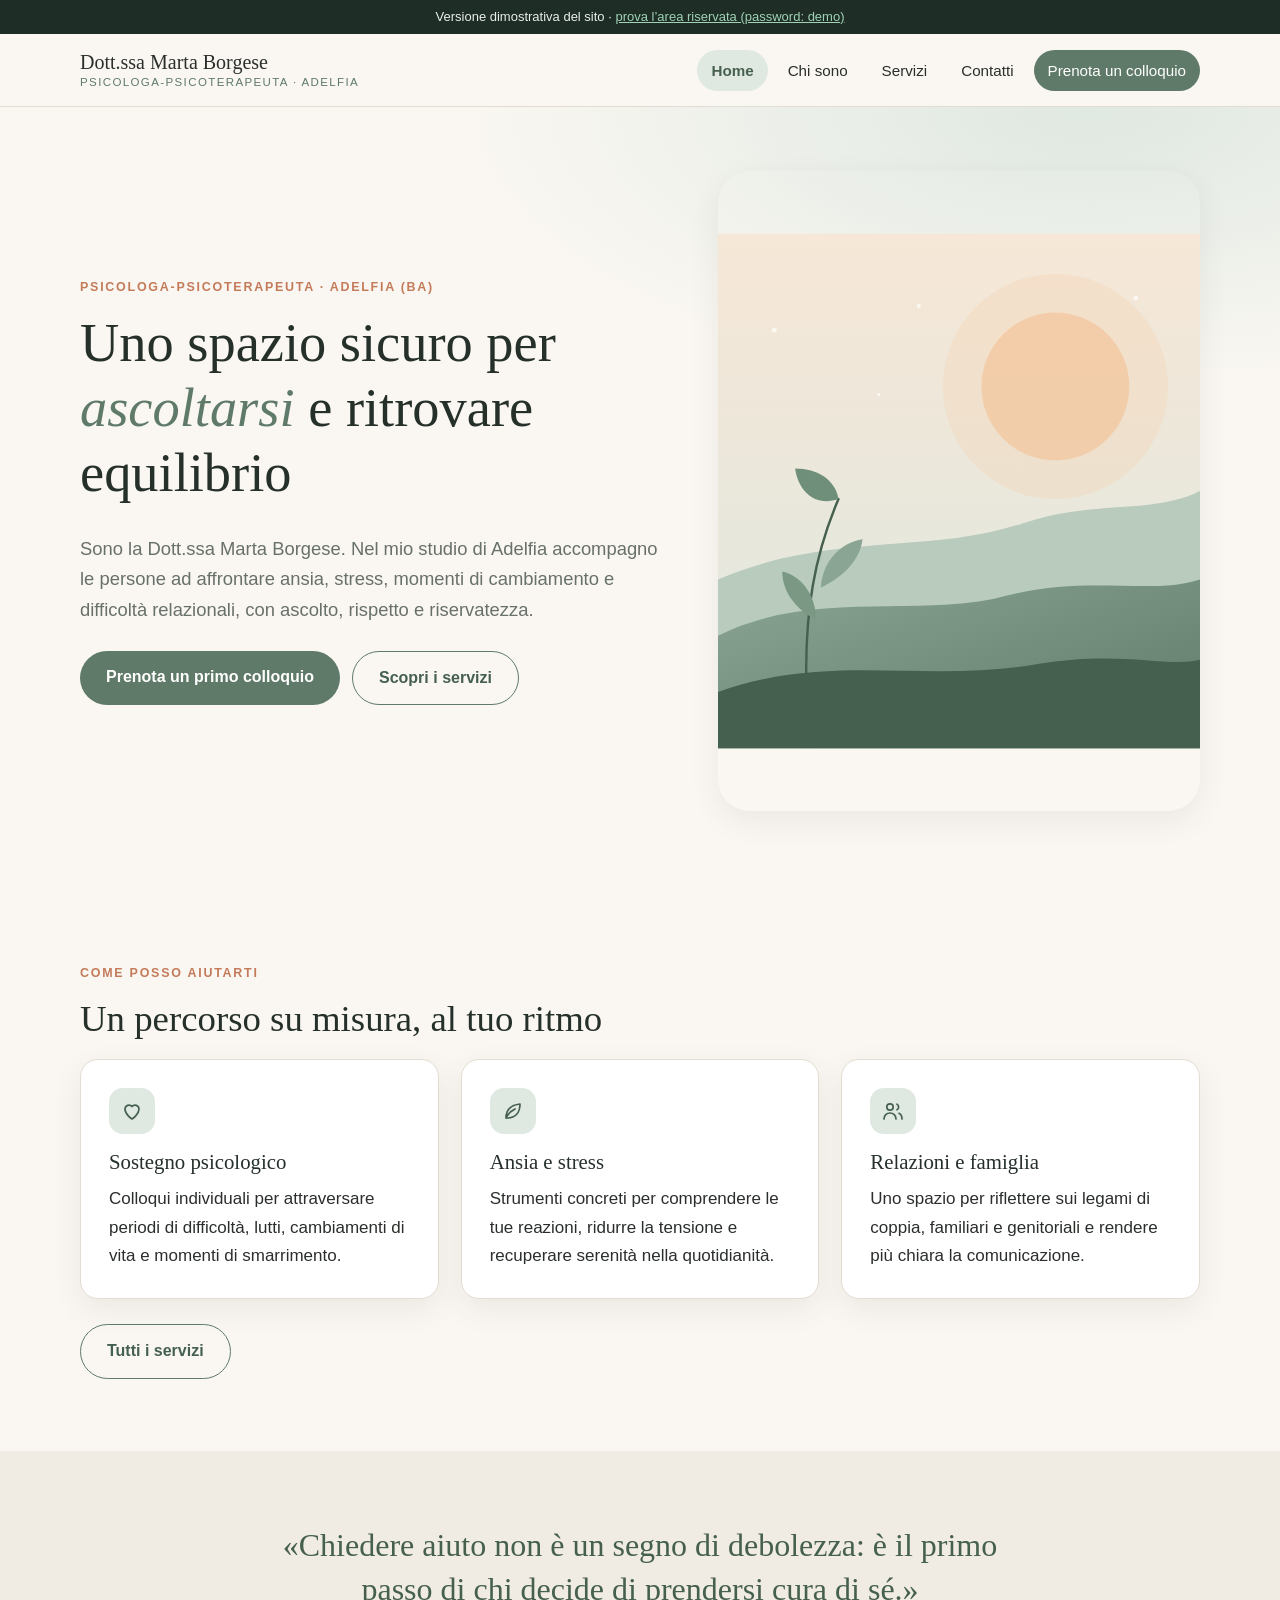
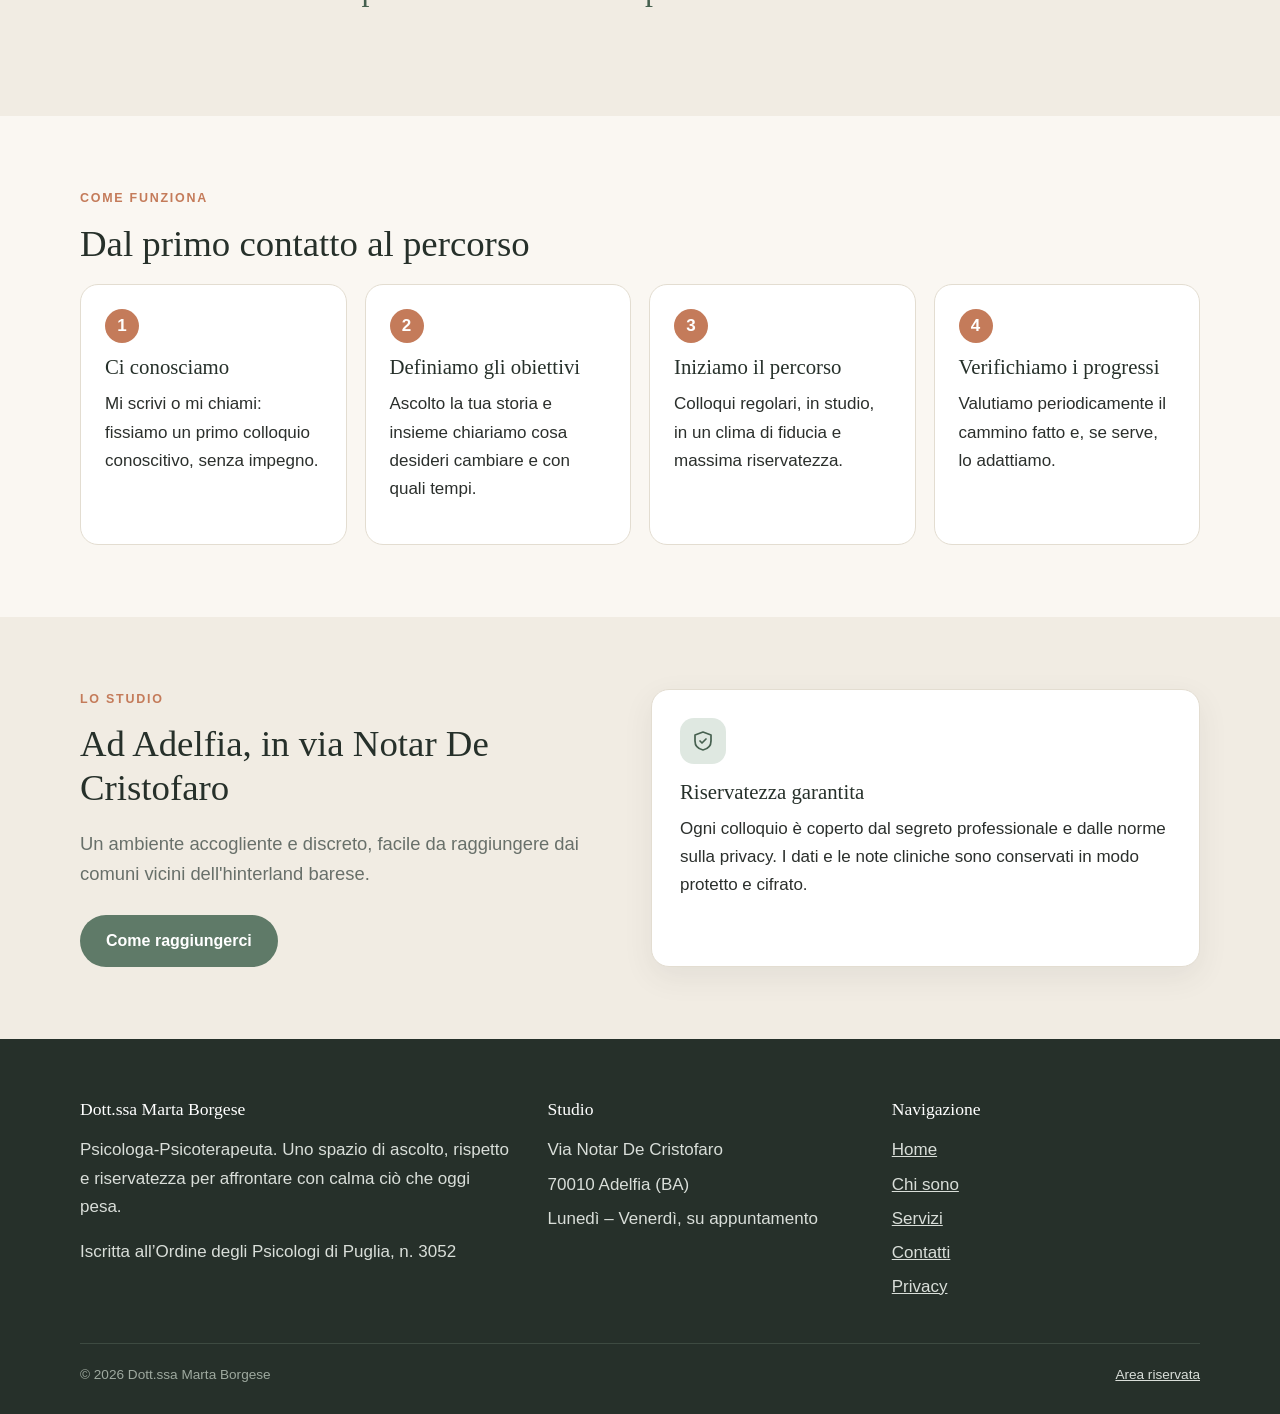
<file: index.html>
<!doctype html>
<html lang="it">
<head>
<meta name="robots" content="noindex,nofollow">
<meta charset="utf-8">
<meta name="viewport" content="width=device-width,initial-scale=1">
<title>Dott.ssa Marta Borgese · Psicologa-Psicoterapeuta ad Adelfia</title>
<meta name="description" content="Studio di Psicologia ad Adelfia (BA), in via Notar De Cristofaro. Sostegno psicologico individuale, ansia, stress, relazioni e crescita personale.">
<link rel="stylesheet" href="css/style.css">
</head>
<body data-page="home">
<a class="skip" href="#main">Vai al contenuto</a>
<div id="site-header"></div>
<main id="main">
<section class="hero"><div class="wrap">
  <div>
    <p class="eyebrow">Psicologa-Psicoterapeuta · Adelfia (BA)</p>
    <h1>Uno spazio sicuro per <em>ascoltarsi</em> e ritrovare equilibrio</h1>
    <p class="lead">Sono la Dott.ssa Marta Borgese. Nel mio studio di Adelfia accompagno le persone ad affrontare ansia, stress, momenti di cambiamento e difficoltà relazionali, con ascolto, rispetto e riservatezza.</p>
    <div class="btns"><a class="btn" href="contatti.html#richiesta">Prenota un primo colloquio</a><a class="btn ghost" href="servizi.html">Scopri i servizi</a></div>
  </div>
  <div class="hero-art"><img src="assets/hero.svg" alt="Illustrazione di colline e luce morbida" width="600" height="640"></div>
</div></section>

<section><div class="wrap">
  <p class="eyebrow">Come posso aiutarti</p>
  <h2>Un percorso su misura, al tuo ritmo</h2>
  <div class="grid g3">
    <article class="card"><div class="ico"><svg aria-hidden="true"><use href="assets/icons.svg#heart"/></svg></div><h3>Sostegno psicologico</h3><p>Colloqui individuali per attraversare periodi di difficoltà, lutti, cambiamenti di vita e momenti di smarrimento.</p></article>
    <article class="card"><div class="ico"><svg aria-hidden="true"><use href="assets/icons.svg#leaf"/></svg></div><h3>Ansia e stress</h3><p>Strumenti concreti per comprendere le tue reazioni, ridurre la tensione e recuperare serenità nella quotidianità.</p></article>
    <article class="card"><div class="ico"><svg aria-hidden="true"><use href="assets/icons.svg#users"/></svg></div><h3>Relazioni e famiglia</h3><p>Uno spazio per riflettere sui legami di coppia, familiari e genitoriali e rendere più chiara la comunicazione.</p></article>
  </div>
  <div class="btns"><a class="btn ghost" href="servizi.html">Tutti i servizi</a></div>
</div></section>

<section class="alt"><div class="narrow">
  <p class="quote">«Chiedere aiuto non è un segno di debolezza: è il primo passo di chi decide di prendersi cura di sé.»</p>
</div></section>

<section><div class="wrap">
  <p class="eyebrow">Come funziona</p>
  <h2>Dal primo contatto al percorso</h2>
  <ol class="steps">
    <li><h3>Ci conosciamo</h3><p>Mi scrivi o mi chiami: fissiamo un primo colloquio conoscitivo, senza impegno.</p></li>
    <li><h3>Definiamo gli obiettivi</h3><p>Ascolto la tua storia e insieme chiariamo cosa desideri cambiare e con quali tempi.</p></li>
    <li><h3>Iniziamo il percorso</h3><p>Colloqui regolari, in studio, in un clima di fiducia e massima riservatezza.</p></li>
    <li><h3>Verifichiamo i progressi</h3><p>Valutiamo periodicamente il cammino fatto e, se serve, lo adattiamo.</p></li>
  </ol>
</div></section>

<section class="alt"><div class="wrap grid g2">
  <div><p class="eyebrow">Lo studio</p><h2>Ad Adelfia, in via Notar De Cristofaro</h2><p class="lead">Un ambiente accogliente e discreto, facile da raggiungere dai comuni vicini dell'hinterland barese.</p><div class="btns"><a class="btn" href="contatti.html">Come raggiungerci</a></div></div>
  <div class="card"><div class="ico"><svg aria-hidden="true"><use href="assets/icons.svg#shield"/></svg></div><h3>Riservatezza garantita</h3><p>Ogni colloquio è coperto dal segreto professionale e dalle norme sulla privacy. I dati e le note cliniche sono conservati in modo protetto e cifrato.</p></div>
</div></section>
</main>
<div id="site-footer"></div>
<script src="js/demo.js"></script>
<script src="js/config.js"></script>
<script src="js/main.js"></script>
</body>
</html>
</file>
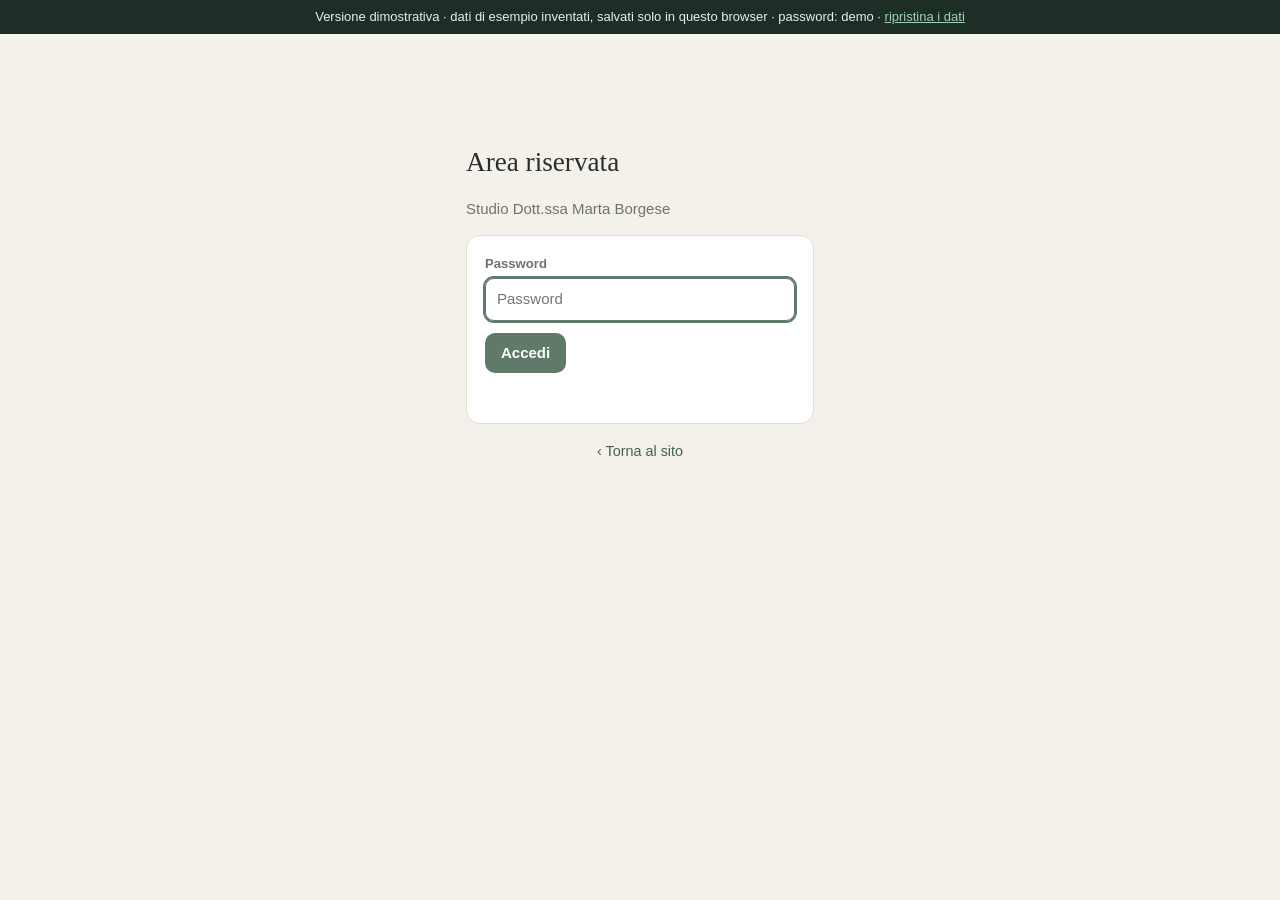
<file: area-riservata/index.html>
<!doctype html>
<html lang="it">
<head>
<meta charset="utf-8">
<meta name="viewport" content="width=device-width,initial-scale=1">
<meta name="robots" content="noindex,nofollow">
<title>Area riservata · Studio Borgese</title>
<link rel="stylesheet" href="admin.css">
</head>
<body>
<div id="app"></div>
<script src="../js/demo.js"></script>
<script src="admin.js"></script>
</body>
</html>
</file>
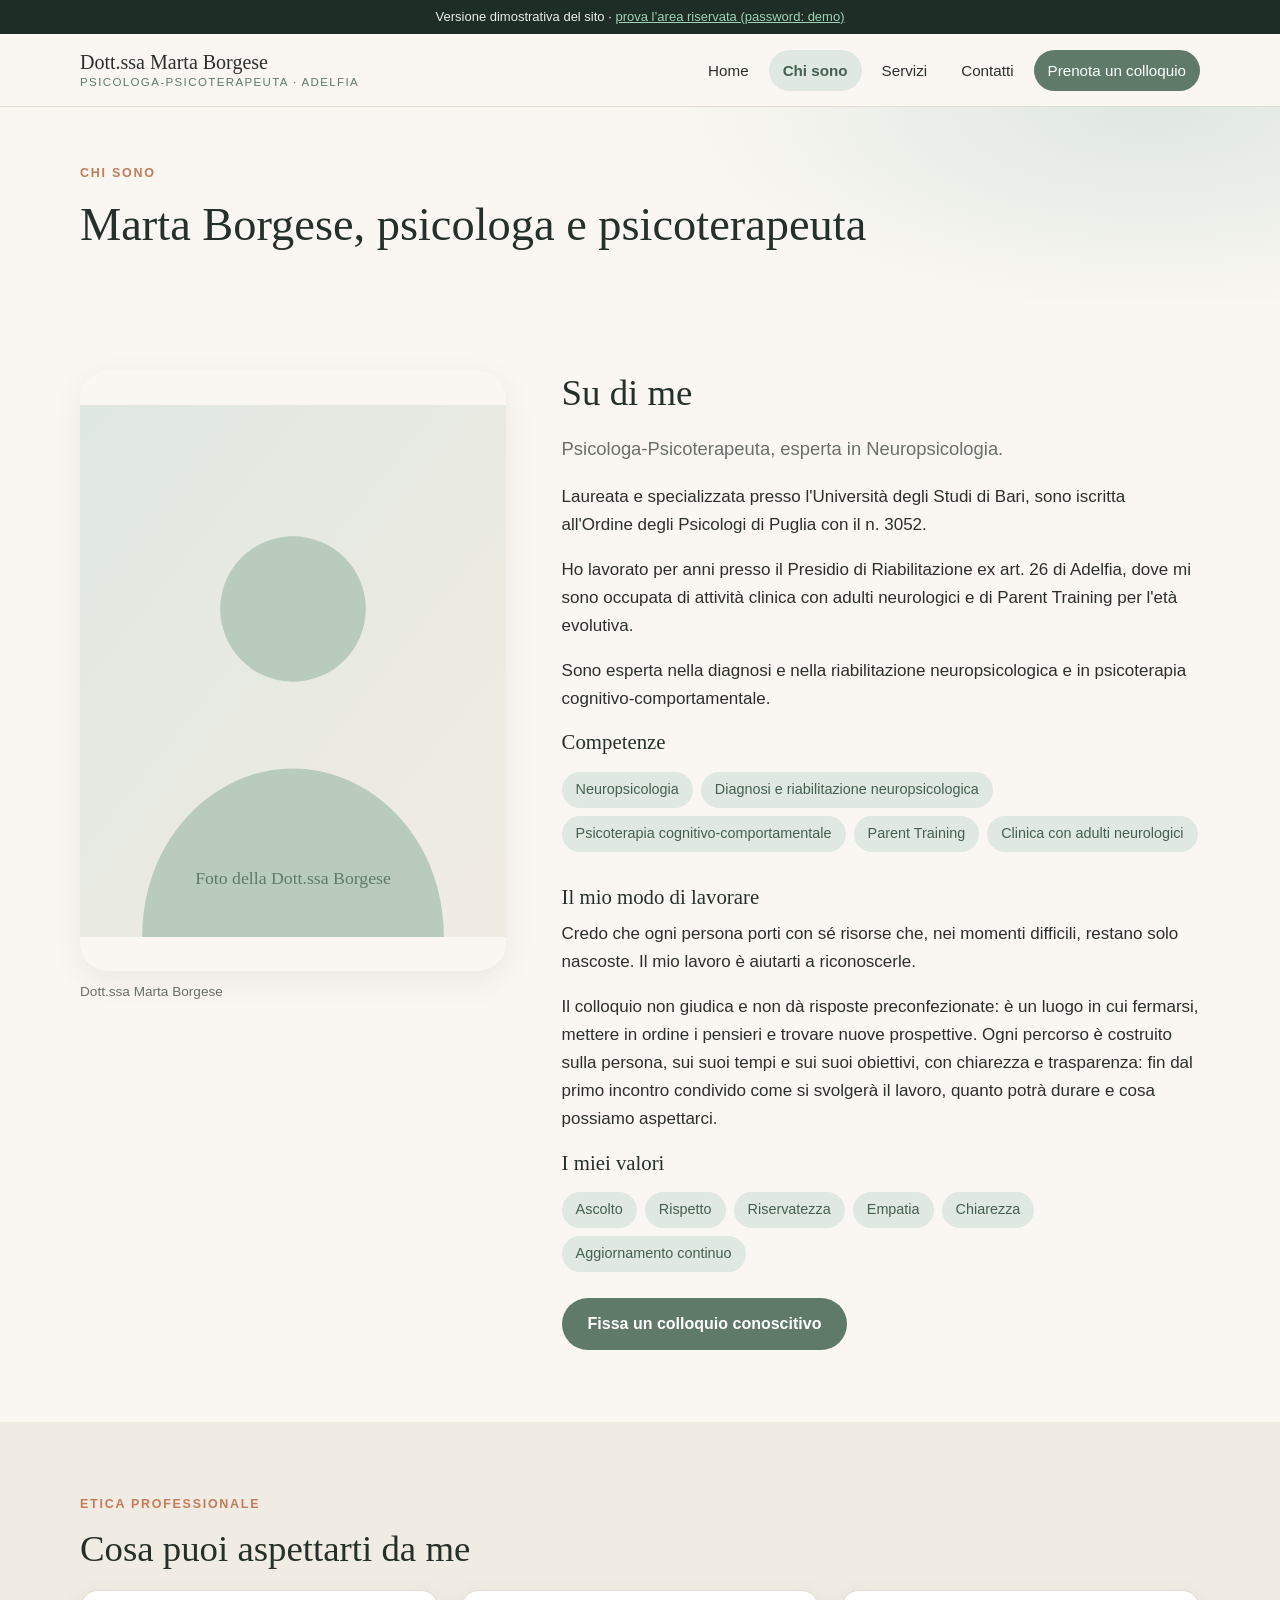
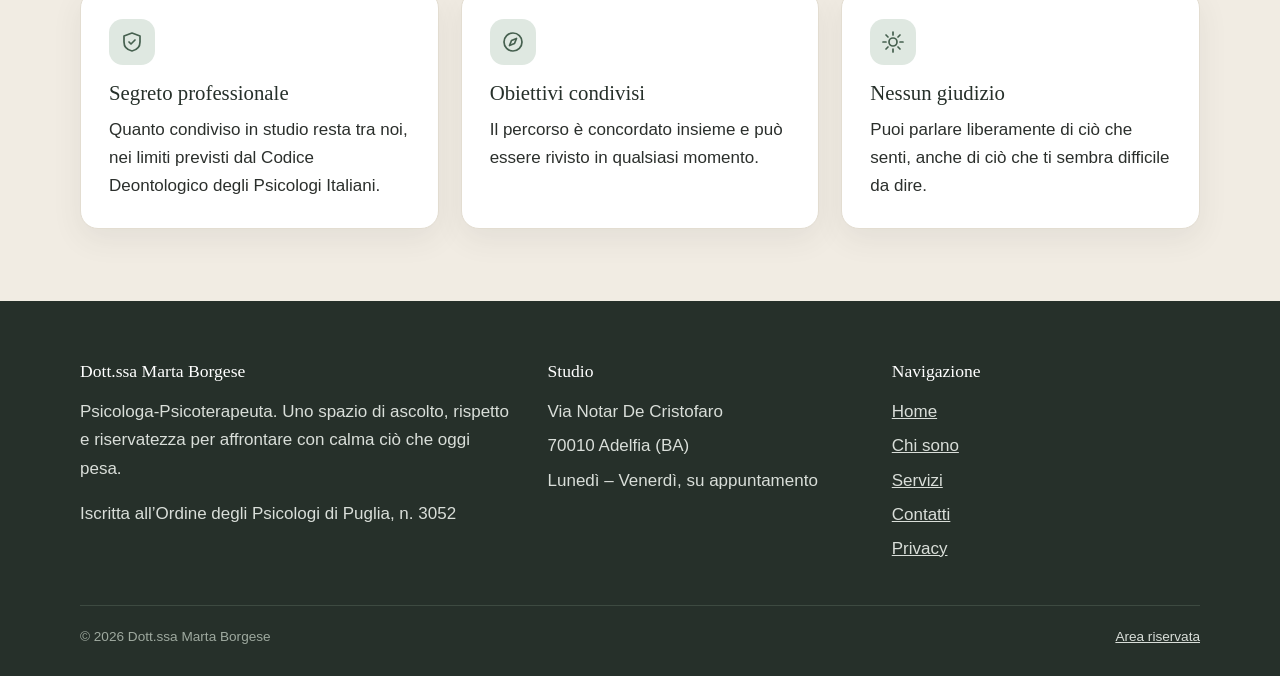
<file: chi-sono.html>
<!doctype html>
<html lang="it">
<head>
<meta name="robots" content="noindex,nofollow">
<meta charset="utf-8">
<meta name="viewport" content="width=device-width,initial-scale=1">
<title>Chi sono · Dott.ssa Marta Borgese, Psicologa-Psicoterapeuta ad Adelfia</title>
<meta name="description" content="Dott.ssa Marta Borgese, psicologa-psicoterapeuta esperta in neuropsicologia: diagnosi e riabilitazione neuropsicologica, psicoterapia cognitivo-comportamentale, parent training. Studio ad Adelfia (BA).">
<link rel="stylesheet" href="css/style.css">
</head>
<body data-page="chi-sono">
<a class="skip" href="#main">Vai al contenuto</a>
<div id="site-header"></div>
<main id="main">
<div class="page-head"><div class="wrap"><p class="eyebrow">Chi sono</p><h1>Marta Borgese, psicologa e psicoterapeuta</h1></div></div>
<section><div class="wrap about">
  <figure><img src="assets/marta-borgese.svg" alt="Dott.ssa Marta Borgese" width="480" height="600"><figcaption>Dott.ssa Marta Borgese</figcaption></figure>
  <div>
    <h2>Su di me</h2>
    <p class="lead">Psicologa-Psicoterapeuta, esperta in Neuropsicologia.</p>
    <p>Laureata e specializzata presso l'Università degli Studi di Bari, sono iscritta all'Ordine degli Psicologi di Puglia con il n. 3052.</p>
    <p>Ho lavorato per anni presso il Presidio di Riabilitazione ex art. 26 di Adelfia, dove mi sono occupata di attività clinica con adulti neurologici e di Parent Training per l'età evolutiva.</p>
    <p>Sono esperta nella diagnosi e nella riabilitazione neuropsicologica e in psicoterapia cognitivo-comportamentale.</p>
    <h3>Competenze</h3>
    <ul class="tags"><li>Neuropsicologia</li><li>Diagnosi e riabilitazione neuropsicologica</li><li>Psicoterapia cognitivo-comportamentale</li><li>Parent Training</li><li>Clinica con adulti neurologici</li></ul>
    <h3 style="margin-top:1.6em">Il mio modo di lavorare</h3>
    <p>Credo che ogni persona porti con sé risorse che, nei momenti difficili, restano solo nascoste. Il mio lavoro è aiutarti a riconoscerle.</p>
    <p>Il colloquio non giudica e non dà risposte preconfezionate: è un luogo in cui fermarsi, mettere in ordine i pensieri e trovare nuove prospettive. Ogni percorso è costruito sulla persona, sui suoi tempi e sui suoi obiettivi, con chiarezza e trasparenza: fin dal primo incontro condivido come si svolgerà il lavoro, quanto potrà durare e cosa possiamo aspettarci.</p>
    <h3>I miei valori</h3>
    <ul class="tags"><li>Ascolto</li><li>Rispetto</li><li>Riservatezza</li><li>Empatia</li><li>Chiarezza</li><li>Aggiornamento continuo</li></ul>
    <div class="btns"><a class="btn" href="contatti.html#richiesta">Fissa un colloquio conoscitivo</a></div>
  </div>
</div></section>
<section class="alt"><div class="wrap">
  <p class="eyebrow">Etica professionale</p><h2>Cosa puoi aspettarti da me</h2>
  <div class="grid g3">
    <div class="card"><div class="ico"><svg aria-hidden="true"><use href="assets/icons.svg#shield"/></svg></div><h3>Segreto professionale</h3><p>Quanto condiviso in studio resta tra noi, nei limiti previsti dal Codice Deontologico degli Psicologi Italiani.</p></div>
    <div class="card"><div class="ico"><svg aria-hidden="true"><use href="assets/icons.svg#compass"/></svg></div><h3>Obiettivi condivisi</h3><p>Il percorso è concordato insieme e può essere rivisto in qualsiasi momento.</p></div>
    <div class="card"><div class="ico"><svg aria-hidden="true"><use href="assets/icons.svg#sun"/></svg></div><h3>Nessun giudizio</h3><p>Puoi parlare liberamente di ciò che senti, anche di ciò che ti sembra difficile da dire.</p></div>
  </div>
</div></section>
</main>
<div id="site-footer"></div>
<script src="js/demo.js"></script>
<script src="js/config.js"></script>
<script src="js/main.js"></script>
</body>
</html>
</file>
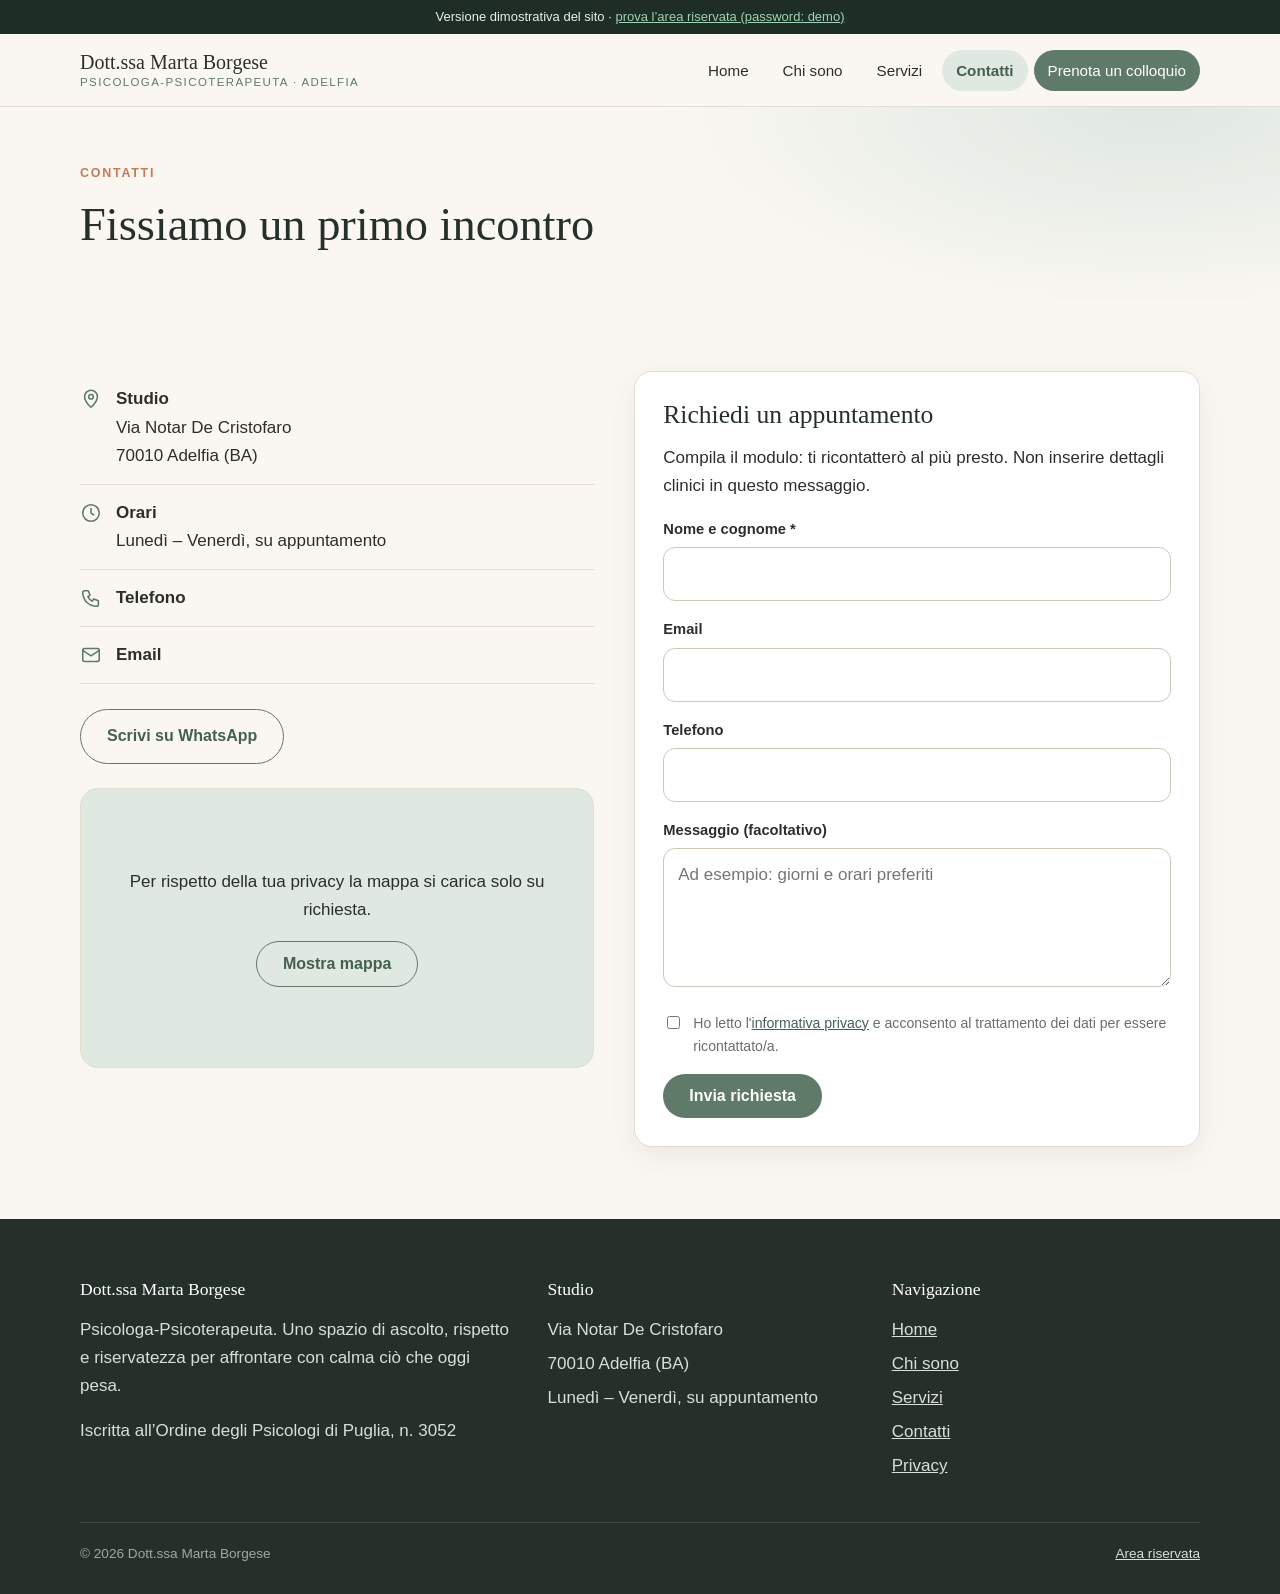
<file: contatti.html>
<!doctype html>
<html lang="it">
<head>
<meta name="robots" content="noindex,nofollow">
<meta charset="utf-8">
<meta name="viewport" content="width=device-width,initial-scale=1">
<title>Contatti · Dott.ssa Marta Borgese, Psicologa-Psicoterapeuta ad Adelfia</title>
<meta name="description" content="Contatta la Dott.ssa Marta Borgese: studio in via Notar De Cristofaro, Adelfia (BA). Richiedi un appuntamento.">
<link rel="stylesheet" href="css/style.css">
</head>
<body data-page="contatti">
<a class="skip" href="#main">Vai al contenuto</a>
<div id="site-header"></div>
<main id="main">
<div class="page-head"><div class="wrap"><p class="eyebrow">Contatti</p><h1>Fissiamo un primo incontro</h1></div></div>
<section><div class="wrap contact">
  <div>
    <ul class="info-list">
      <li><svg aria-hidden="true"><use href="assets/icons.svg#pin"/></svg><div><b>Studio</b>Via Notar De Cristofaro<br>70010 Adelfia (BA)</div></li>
      <li><svg aria-hidden="true"><use href="assets/icons.svg#clock"/></svg><div><b>Orari</b><span data-site="orari"></span></div></li>
      <li data-hide-empty><svg aria-hidden="true"><use href="assets/icons.svg#phone"/></svg><div><b>Telefono</b><a data-site="telefono"></a></div></li>
      <li data-hide-empty><svg aria-hidden="true"><use href="assets/icons.svg#mail"/></svg><div><b>Email</b><a data-site="email"></a></div></li>
    </ul>
    <div class="btns"><a class="btn ghost" data-wa target="_blank" rel="noopener">Scrivi su WhatsApp</a></div>
    <div class="map" style="margin-top:24px"><div><p>Per rispetto della tua privacy la mappa si carica solo su richiesta.</p><button class="btn ghost" id="load-map" type="button">Mostra mappa</button></div></div>
  </div>
  <div class="card" id="richiesta">
    <h2 style="font-size:1.6rem">Richiedi un appuntamento</h2>
    <p>Compila il modulo: ti ricontatterò al più presto. Non inserire dettagli clinici in questo messaggio.</p>
    <form id="richiesta-form" novalidate>
      <div class="field"><label for="nome">Nome e cognome *</label><input id="nome" name="nome" autocomplete="name" required maxlength="100"></div>
      <div class="field"><label for="email">Email</label><input id="email" name="email" type="email" autocomplete="email" maxlength="120"></div>
      <div class="field"><label for="telefono">Telefono</label><input id="telefono" name="telefono" type="tel" autocomplete="tel" maxlength="30"></div>
      <div class="field"><label for="messaggio">Messaggio (facoltativo)</label><textarea id="messaggio" name="messaggio" rows="4" maxlength="1000" placeholder="Ad esempio: giorni e orari preferiti"></textarea></div>
      <input class="hp" name="sito" tabindex="-1" autocomplete="off" aria-hidden="true">
      <div class="field"><label class="check"><input type="checkbox" name="consenso" required><span>Ho letto l'<a href="privacy.html" target="_blank">informativa privacy</a> e acconsento al trattamento dei dati per essere ricontattato/a.</span></label></div>
      <button class="btn" type="submit">Invia richiesta</button>
      <div class="form-msg" role="status"></div>
    </form>
  </div>
</div></section>
</main>
<div id="site-footer"></div>
<script src="js/demo.js"></script>
<script src="js/config.js"></script>
<script src="js/main.js"></script>
</body>
</html>
</file>
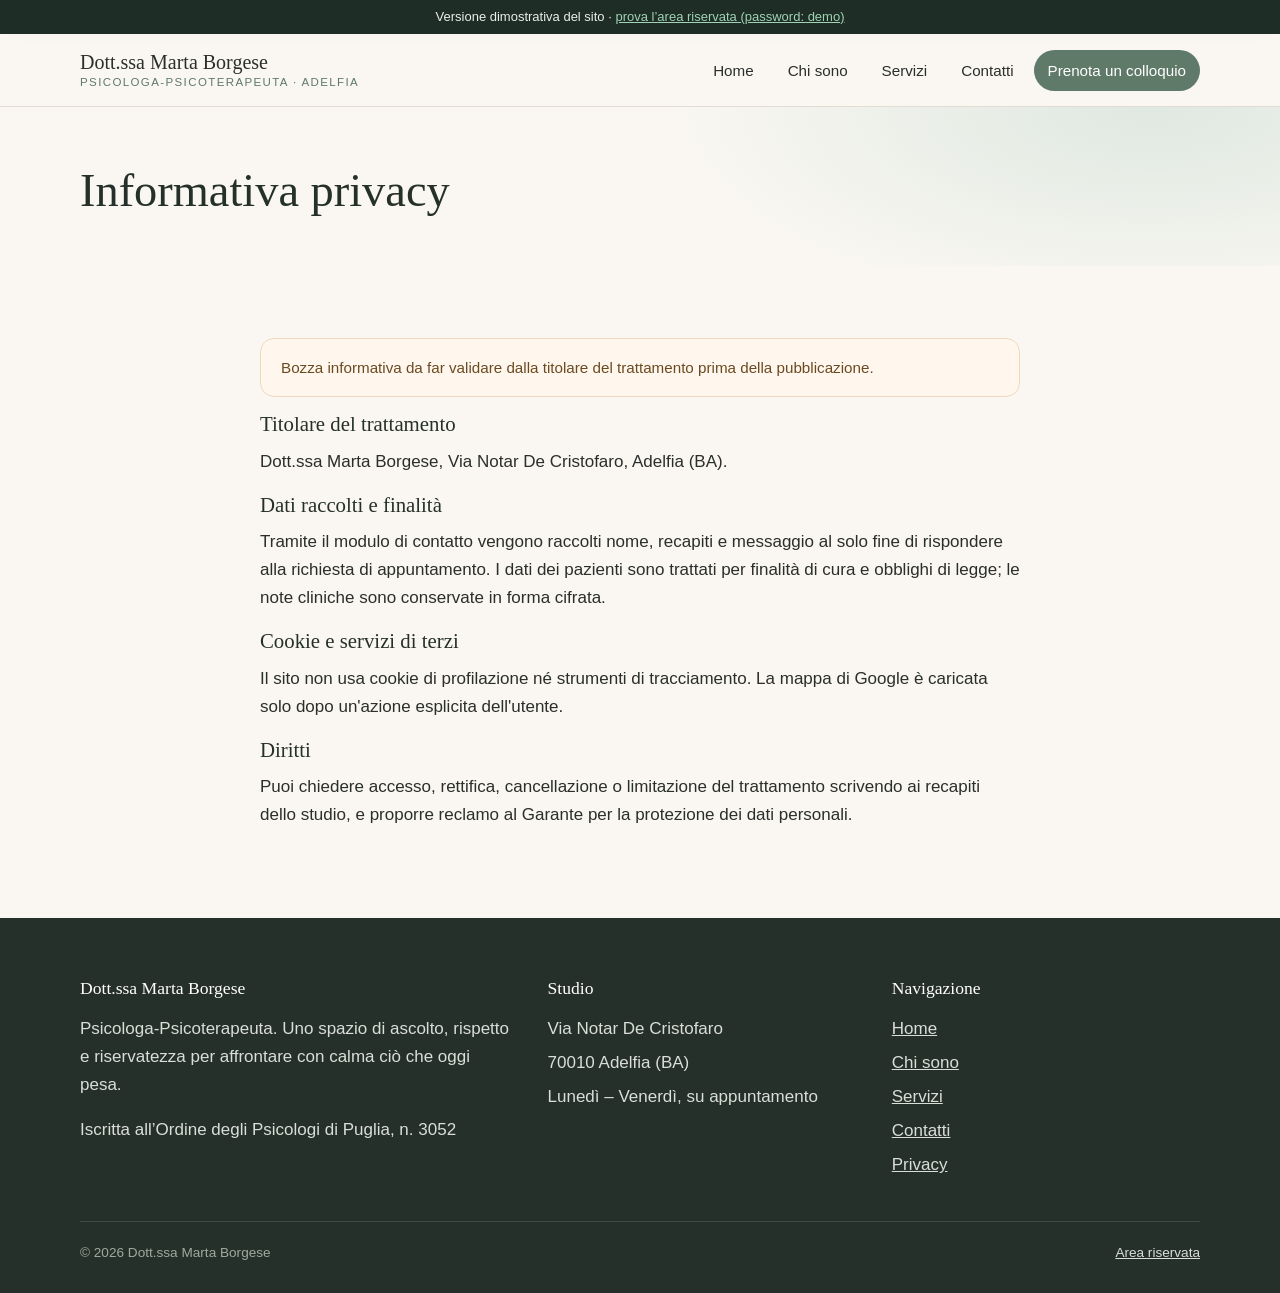
<file: privacy.html>
<!doctype html>
<html lang="it">
<head>
<meta name="robots" content="noindex,nofollow">
<meta charset="utf-8">
<meta name="viewport" content="width=device-width,initial-scale=1">
<title>Informativa privacy · Dott.ssa Marta Borgese</title>
<meta name="description" content="Informativa sul trattamento dei dati personali.">
<link rel="stylesheet" href="css/style.css">
</head>
<body data-page="privacy">
<a class="skip" href="#main">Vai al contenuto</a>
<div id="site-header"></div>
<main id="main">
<div class="page-head"><div class="wrap"><h1>Informativa privacy</h1></div></div>
<section><div class="narrow">
<p class="notice">Bozza informativa da far validare dalla titolare del trattamento prima della pubblicazione.</p>
<h3>Titolare del trattamento</h3><p>Dott.ssa Marta Borgese, Via Notar De Cristofaro, Adelfia (BA).</p>
<h3>Dati raccolti e finalità</h3><p>Tramite il modulo di contatto vengono raccolti nome, recapiti e messaggio al solo fine di rispondere alla richiesta di appuntamento. I dati dei pazienti sono trattati per finalità di cura e obblighi di legge; le note cliniche sono conservate in forma cifrata.</p>
<h3>Cookie e servizi di terzi</h3><p>Il sito non usa cookie di profilazione né strumenti di tracciamento. La mappa di Google è caricata solo dopo un'azione esplicita dell'utente.</p>
<h3>Diritti</h3><p>Puoi chiedere accesso, rettifica, cancellazione o limitazione del trattamento scrivendo ai recapiti dello studio, e proporre reclamo al Garante per la protezione dei dati personali.</p>
</div></section>
</main>
<div id="site-footer"></div>
<script src="js/demo.js"></script>
<script src="js/config.js"></script>
<script src="js/main.js"></script>
</body>
</html>
</file>
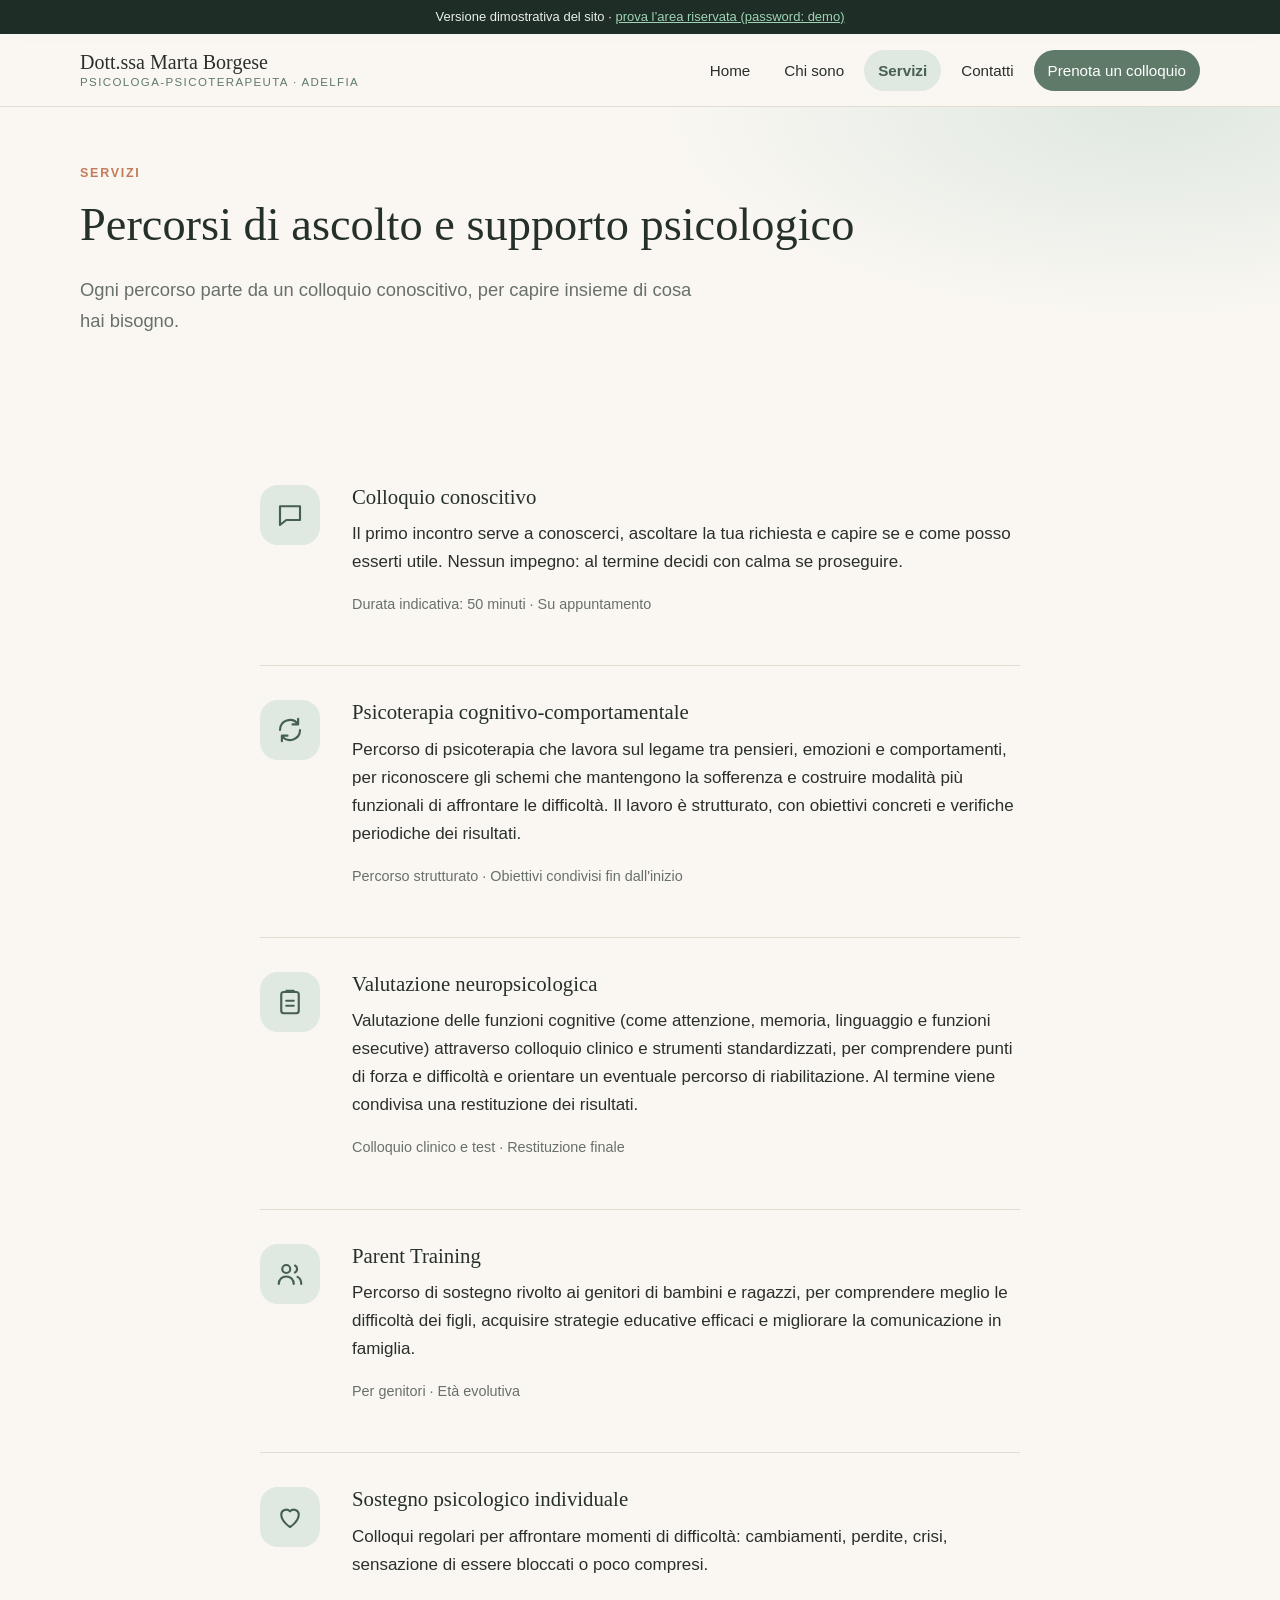
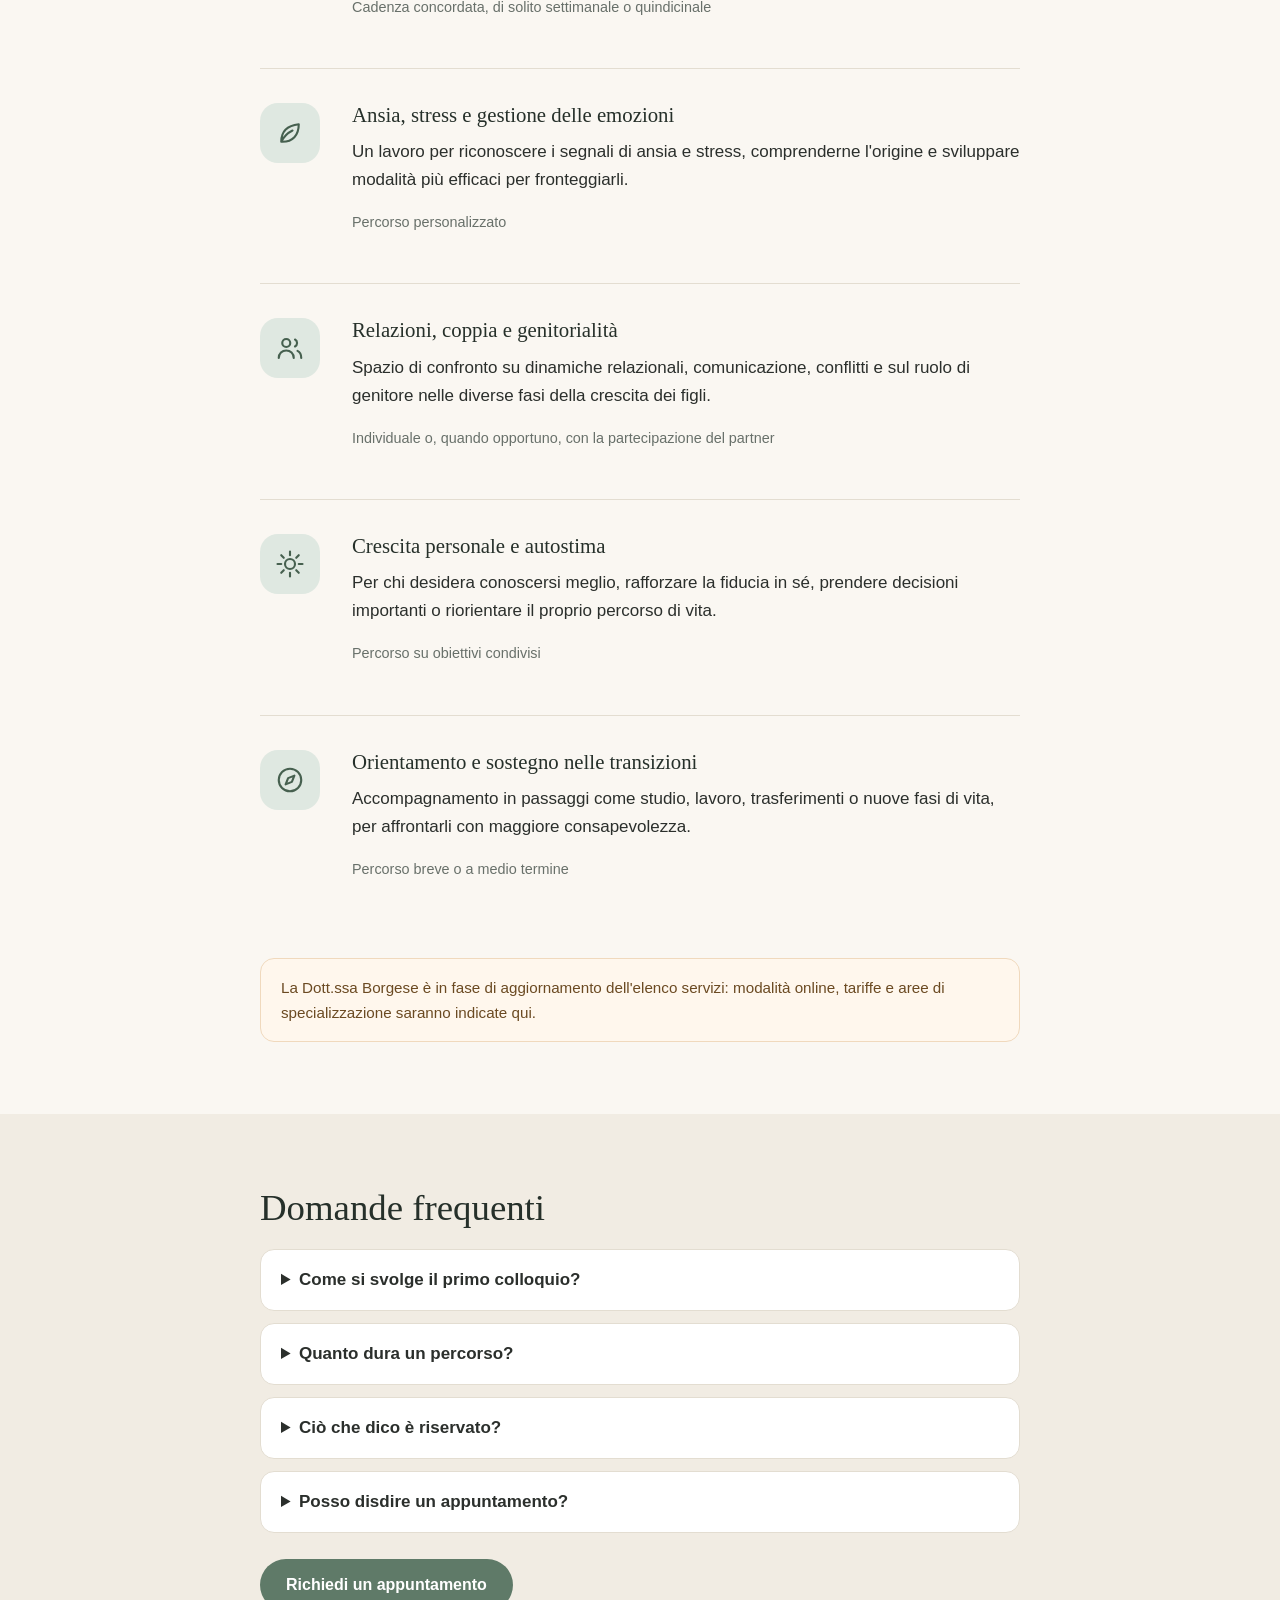
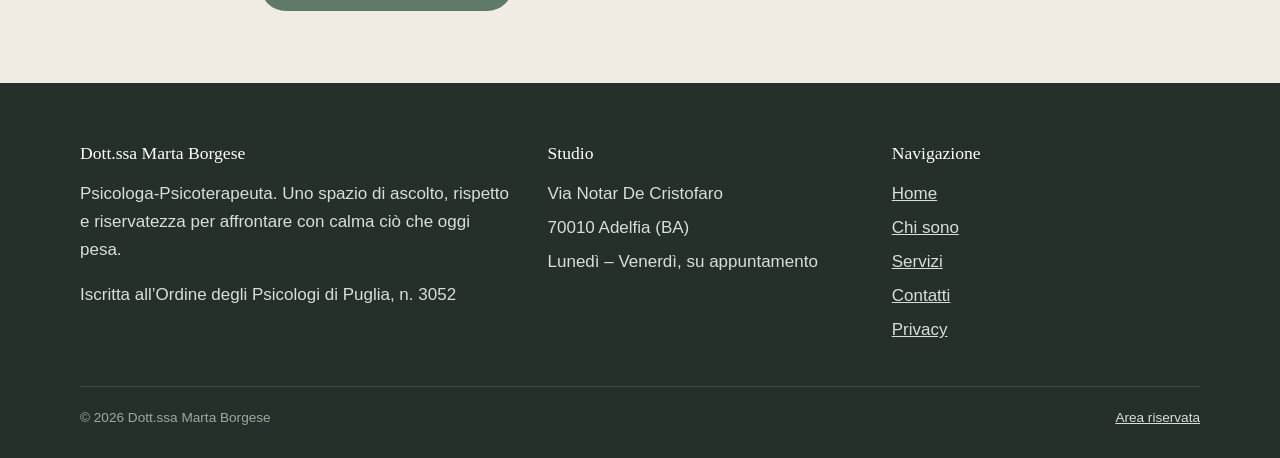
<file: servizi.html>
<!doctype html>
<html lang="it">
<head>
<meta name="robots" content="noindex,nofollow">
<meta charset="utf-8">
<meta name="viewport" content="width=device-width,initial-scale=1">
<title>Servizi · Dott.ssa Marta Borgese, Psicologa-Psicoterapeuta ad Adelfia</title>
<meta name="description" content="Psicoterapia cognitivo-comportamentale, valutazione neuropsicologica, parent training, sostegno psicologico, ansia e stress. Studio ad Adelfia (BA).">
<link rel="stylesheet" href="css/style.css">
</head>
<body data-page="servizi">
<a class="skip" href="#main">Vai al contenuto</a>
<div id="site-header"></div>
<main id="main">
<div class="page-head"><div class="wrap"><p class="eyebrow">Servizi</p><h1>Percorsi di ascolto e supporto psicologico</h1><p class="lead" style="max-width:640px">Ogni percorso parte da un colloquio conoscitivo, per capire insieme di cosa hai bisogno.</p></div></div>
<section><div class="narrow">
<article class="service"><div class="ico"><svg aria-hidden="true"><use href="assets/icons.svg#chat"/></svg></div><div><h3>Colloquio conoscitivo</h3><p>Il primo incontro serve a conoscerci, ascoltare la tua richiesta e capire se e come posso esserti utile. Nessun impegno: al termine decidi con calma se proseguire.</p><p class="meta">Durata indicativa: 50 minuti · Su appuntamento</p></div></article>
<article class="service"><div class="ico"><svg aria-hidden="true"><use href="assets/icons.svg#cycle"/></svg></div><div><h3>Psicoterapia cognitivo-comportamentale</h3><p>Percorso di psicoterapia che lavora sul legame tra pensieri, emozioni e comportamenti, per riconoscere gli schemi che mantengono la sofferenza e costruire modalità più funzionali di affrontare le difficoltà. Il lavoro è strutturato, con obiettivi concreti e verifiche periodiche dei risultati.</p><p class="meta">Percorso strutturato · Obiettivi condivisi fin dall'inizio</p></div></article>
<article class="service"><div class="ico"><svg aria-hidden="true"><use href="assets/icons.svg#clipboard"/></svg></div><div><h3>Valutazione neuropsicologica</h3><p>Valutazione delle funzioni cognitive (come attenzione, memoria, linguaggio e funzioni esecutive) attraverso colloquio clinico e strumenti standardizzati, per comprendere punti di forza e difficoltà e orientare un eventuale percorso di riabilitazione. Al termine viene condivisa una restituzione dei risultati.</p><p class="meta">Colloquio clinico e test · Restituzione finale</p></div></article>
<article class="service"><div class="ico"><svg aria-hidden="true"><use href="assets/icons.svg#users"/></svg></div><div><h3>Parent Training</h3><p>Percorso di sostegno rivolto ai genitori di bambini e ragazzi, per comprendere meglio le difficoltà dei figli, acquisire strategie educative efficaci e migliorare la comunicazione in famiglia.</p><p class="meta">Per genitori · Età evolutiva</p></div></article>
<article class="service"><div class="ico"><svg aria-hidden="true"><use href="assets/icons.svg#heart"/></svg></div><div><h3>Sostegno psicologico individuale</h3><p>Colloqui regolari per affrontare momenti di difficoltà: cambiamenti, perdite, crisi, sensazione di essere bloccati o poco compresi.</p><p class="meta">Cadenza concordata, di solito settimanale o quindicinale</p></div></article>
<article class="service"><div class="ico"><svg aria-hidden="true"><use href="assets/icons.svg#leaf"/></svg></div><div><h3>Ansia, stress e gestione delle emozioni</h3><p>Un lavoro per riconoscere i segnali di ansia e stress, comprenderne l'origine e sviluppare modalità più efficaci per fronteggiarli.</p><p class="meta">Percorso personalizzato</p></div></article>
<article class="service"><div class="ico"><svg aria-hidden="true"><use href="assets/icons.svg#users"/></svg></div><div><h3>Relazioni, coppia e genitorialità</h3><p>Spazio di confronto su dinamiche relazionali, comunicazione, conflitti e sul ruolo di genitore nelle diverse fasi della crescita dei figli.</p><p class="meta">Individuale o, quando opportuno, con la partecipazione del partner</p></div></article>
<article class="service"><div class="ico"><svg aria-hidden="true"><use href="assets/icons.svg#sun"/></svg></div><div><h3>Crescita personale e autostima</h3><p>Per chi desidera conoscersi meglio, rafforzare la fiducia in sé, prendere decisioni importanti o riorientare il proprio percorso di vita.</p><p class="meta">Percorso su obiettivi condivisi</p></div></article>
<article class="service"><div class="ico"><svg aria-hidden="true"><use href="assets/icons.svg#compass"/></svg></div><div><h3>Orientamento e sostegno nelle transizioni</h3><p>Accompagnamento in passaggi come studio, lavoro, trasferimenti o nuove fasi di vita, per affrontarli con maggiore consapevolezza.</p><p class="meta">Percorso breve o a medio termine</p></div></article>
<div class="notice" style="margin-top:28px">La Dott.ssa Borgese è in fase di aggiornamento dell'elenco servizi: modalità online, tariffe e aree di specializzazione saranno indicate qui. <!-- TODO: confermare servizi, tariffe, modalità online --></div>
</div></section>
<section class="alt"><div class="narrow">
  <h2>Domande frequenti</h2>
  <details><summary>Come si svolge il primo colloquio?</summary><p>È un incontro di conoscenza: racconti ciò che ti ha portato a chiedere aiuto e, insieme, definiamo obiettivi e modalità del percorso.</p></details>
  <details><summary>Quanto dura un percorso?</summary><p>Dipende dalla richiesta: alcune situazioni si affrontano in pochi mesi, altre richiedono più tempo. Ne parliamo con trasparenza fin dall'inizio.</p></details>
  <details><summary>Ciò che dico è riservato?</summary><p>Sì. Il segreto professionale tutela i contenuti dei colloqui, nei limiti previsti dalla legge e dal Codice Deontologico.</p></details>
  <details><summary>Posso disdire un appuntamento?</summary><p>Certo: ti chiedo di avvisarmi con un congruo preavviso, così da poter riassegnare lo spazio ad altre persone.</p></details>
  <div class="btns"><a class="btn" href="contatti.html#richiesta">Richiedi un appuntamento</a></div>
</div></section>
</main>
<div id="site-footer"></div>
<script src="js/demo.js"></script>
<script src="js/config.js"></script>
<script src="js/main.js"></script>
</body>
</html>
</file>
<file: css/style.css>
:root{
  --bg:#faf7f2; --bg-alt:#f1ece3; --surface:#fff; --ink:#2b2f2c; --muted:#68706a;
  --sage:#5f7a68; --sage-dark:#46604f; --sage-soft:#dfe8e1; --clay:#c47b5a; --line:#e3ddd1;
  --radius:18px; --shadow:0 10px 30px rgba(60,70,60,.08);
  --serif:"Iowan Old Style","Palatino Linotype",Palatino,Georgia,serif;
  --sans:-apple-system,BlinkMacSystemFont,"Segoe UI",Roboto,Helvetica,Arial,sans-serif;
}
*{box-sizing:border-box}
html{scroll-behavior:smooth}
body{margin:0;font-family:var(--sans);color:var(--ink);background:var(--bg);line-height:1.65;font-size:17px}
img,svg{max-width:100%;display:block}
a{color:var(--sage-dark)}
h1,h2,h3{font-family:var(--serif);font-weight:500;line-height:1.2;margin:0 0 .5em;color:#26302a}
h1{font-size:clamp(2.1rem,5vw,3.4rem)} h2{font-size:clamp(1.6rem,3.2vw,2.3rem)} h3{font-size:1.3rem}
p{margin:0 0 1em}
.wrap{width:min(1120px,100% - 40px);margin-inline:auto}
.narrow{width:min(760px,100% - 40px);margin-inline:auto}
section{padding:72px 0}
.alt{background:var(--bg-alt)}
.eyebrow{text-transform:uppercase;letter-spacing:.14em;font-size:.78rem;color:var(--clay);font-weight:600;margin-bottom:.8rem}
.lead{font-size:1.15rem;color:var(--muted)}
.skip{position:absolute;left:-999px}.skip:focus{left:10px;top:10px;background:#fff;padding:8px 12px;z-index:100}

/* header */
header.site{position:sticky;top:0;z-index:50;background:rgba(250,247,242,.92);backdrop-filter:blur(10px);border-bottom:1px solid var(--line)}
header.site .wrap{display:flex;align-items:center;justify-content:space-between;min-height:72px}
.brand{text-decoration:none;color:var(--ink);font-family:var(--serif);font-size:1.25rem;line-height:1.1}
.brand small{display:block;font-family:var(--sans);font-size:.72rem;letter-spacing:.12em;text-transform:uppercase;color:var(--sage);margin-top:3px}
nav.main{display:flex;gap:6px;align-items:center}
nav.main a{text-decoration:none;color:var(--ink);padding:8px 14px;border-radius:99px;font-size:.95rem}
nav.main a:hover{background:var(--sage-soft)}
nav.main a[aria-current=page]{background:var(--sage-soft);color:var(--sage-dark);font-weight:600}
nav.main a.cta{background:var(--sage);color:#fff}
nav.main a.cta:hover{background:var(--sage-dark)}
.burger{display:none;background:none;border:1px solid var(--line);border-radius:10px;padding:8px 12px;font-size:1rem;cursor:pointer}
@media(max-width:820px){
  .burger{display:block}
  nav.main{display:none;position:absolute;top:72px;left:0;right:0;background:var(--bg);flex-direction:column;align-items:stretch;padding:12px 20px 20px;border-bottom:1px solid var(--line)}
  nav.main.open{display:flex}
  nav.main a{padding:12px 14px}
}

/* buttons */
.btn{display:inline-block;background:var(--sage);color:#fff;text-decoration:none;padding:13px 26px;border-radius:99px;font-weight:600;border:0;cursor:pointer;font-size:1rem;font-family:inherit;transition:.2s}
.btn:hover{background:var(--sage-dark);transform:translateY(-1px)}
.btn.ghost{background:transparent;color:var(--sage-dark);border:1.5px solid var(--sage)}
.btn.ghost:hover{background:var(--sage-soft)}
.btns{display:flex;gap:12px;flex-wrap:wrap;margin-top:1.6rem}

/* hero */
.hero{padding:64px 0 80px;background:radial-gradient(900px 400px at 85% 0%,var(--sage-soft),transparent 70%)}
.hero .wrap{display:grid;grid-template-columns:1.1fr .9fr;gap:48px;align-items:center}
.hero h1 em{color:var(--sage);font-style:italic}
.hero-art{border-radius:32px;overflow:hidden;box-shadow:var(--shadow)}
@media(max-width:820px){.hero .wrap{grid-template-columns:1fr}.hero-art{order:-1;max-width:420px}}
.page-head{padding:56px 0 24px;background:radial-gradient(700px 300px at 90% 0%,var(--sage-soft),transparent 70%)}
.page-head h1{font-size:clamp(2rem,4.5vw,2.9rem)}

/* cards & grids */
.grid{display:grid;gap:22px}
.g3{grid-template-columns:repeat(auto-fit,minmax(260px,1fr))}
.g2{grid-template-columns:repeat(auto-fit,minmax(320px,1fr))}
.card{background:var(--surface);border:1px solid var(--line);border-radius:var(--radius);padding:28px;box-shadow:var(--shadow)}
.card .ico{width:46px;height:46px;border-radius:14px;background:var(--sage-soft);display:grid;place-items:center;margin-bottom:16px;color:var(--sage-dark)}
.card .ico svg{width:24px;height:24px}
.card p:last-child{margin-bottom:0}
.card ul{padding-left:1.1em;margin:.6em 0 0;color:var(--muted)}
.steps{counter-reset:s;display:grid;gap:18px;grid-template-columns:repeat(auto-fit,minmax(220px,1fr))}
.steps li{list-style:none;counter-increment:s;background:var(--surface);border:1px solid var(--line);border-radius:var(--radius);padding:24px}
.steps li::before{content:counter(s);display:grid;place-items:center;width:34px;height:34px;border-radius:50%;background:var(--clay);color:#fff;font-weight:700;margin-bottom:12px}
.steps{padding:0;margin:0}
.quote{font-family:var(--serif);font-size:clamp(1.4rem,3vw,2rem);line-height:1.4;text-align:center;color:var(--sage-dark)}
.about{display:grid;grid-template-columns:.8fr 1.2fr;gap:56px;align-items:start}
.about figure{margin:0;position:sticky;top:100px}
.about figure img{border-radius:28px;box-shadow:var(--shadow);width:100%}
.about figcaption{font-size:.85rem;color:var(--muted);margin-top:10px}
@media(max-width:820px){.about{grid-template-columns:1fr}.about figure{position:static;max-width:380px}}
.tags{display:flex;flex-wrap:wrap;gap:8px;padding:0;list-style:none}
.tags li{background:var(--sage-soft);color:var(--sage-dark);padding:6px 14px;border-radius:99px;font-size:.9rem}
.notice{background:#fff7ed;border:1px solid #f0d9bd;border-radius:14px;padding:16px 20px;font-size:.95rem;color:#6b4a22}
.service{display:grid;grid-template-columns:70px 1fr;gap:22px;padding:34px 0;border-bottom:1px solid var(--line)}
.service:last-of-type{border-bottom:0}
.service .ico{width:60px;height:60px;border-radius:18px;background:var(--sage-soft);display:grid;place-items:center;color:var(--sage-dark)}
.service .ico svg{width:30px;height:30px}
.service .meta{font-size:.9rem;color:var(--muted)}
@media(max-width:600px){.service{grid-template-columns:1fr}}
details{background:var(--surface);border:1px solid var(--line);border-radius:14px;padding:16px 20px;margin-bottom:12px}
summary{cursor:pointer;font-weight:600}
details p{margin:.8em 0 0;color:var(--muted)}

/* contacts */
.contact{display:grid;grid-template-columns:1fr 1.1fr;gap:40px;align-items:start}
@media(max-width:820px){.contact{grid-template-columns:1fr}}
.info-list{list-style:none;padding:0;margin:0}
.info-list li{display:flex;gap:14px;padding:14px 0;border-bottom:1px solid var(--line)}
.info-list svg{width:22px;height:22px;flex:none;color:var(--sage);margin-top:3px}
.info-list b{display:block}
label{display:block;font-weight:600;font-size:.92rem;margin-bottom:6px}
input,textarea,select{width:100%;padding:12px 14px;border:1px solid #cfc8ba;border-radius:12px;font:inherit;background:#fff;color:var(--ink)}
input:focus,textarea:focus,select:focus{outline:2px solid var(--sage);border-color:var(--sage)}
.field{margin-bottom:16px}
.check{display:flex;gap:10px;align-items:flex-start;font-size:.88rem;font-weight:400;color:var(--muted)}
.check input{width:auto;margin-top:4px}
.hp{position:absolute;left:-9999px}
.form-msg{margin-top:14px;padding:12px 16px;border-radius:12px;display:none}
.form-msg.ok{display:block;background:var(--sage-soft);color:var(--sage-dark)}
.form-msg.err{display:block;background:#fde8e4;color:#8a2a1b}
.map{border-radius:var(--radius);overflow:hidden;border:1px solid var(--line);background:var(--sage-soft);min-height:280px;display:grid;place-items:center;text-align:center;padding:20px}
.map iframe{width:100%;height:340px;border:0;display:block}

/* footer */
footer.site{background:#26302a;color:#d9ded9;padding:56px 0 28px}
footer.site a{color:#d9ded9}
footer.site .cols{display:grid;grid-template-columns:1.4fr 1fr 1fr;gap:36px}
footer.site h4{font-family:var(--serif);font-weight:500;font-size:1.1rem;margin:0 0 12px;color:#fff}
footer.site ul{list-style:none;padding:0;margin:0}
footer.site li{margin-bottom:6px}
footer.site .legal{border-top:1px solid #3d4a41;margin-top:36px;padding-top:20px;font-size:.85rem;color:#9ea99f;display:flex;justify-content:space-between;gap:12px;flex-wrap:wrap}
@media(max-width:700px){footer.site .cols{grid-template-columns:1fr}}
</file>
<file: area-riservata/admin.css>
:root{--bg:#f4f1ea;--surface:#fff;--ink:#2b2f2c;--muted:#6b736d;--sage:#5f7a68;--sage-d:#46604f;--sage-s:#dfe8e1;--clay:#c47b5a;--line:#e3ddd1;--red:#b3402f;--amber:#b7791f;--blue:#2f6690}
*{box-sizing:border-box}
body{margin:0;font:15px/1.5 -apple-system,BlinkMacSystemFont,"Segoe UI",Roboto,sans-serif;background:var(--bg);color:var(--ink)}
h1,h2,h3{font-family:"Iowan Old Style",Georgia,serif;font-weight:500;margin:0 0 .5em}
h1{font-size:1.7rem}h2{font-size:1.25rem}h3{font-size:1.05rem}
button,input,select,textarea{font:inherit;color:inherit}
.shell{display:grid;grid-template-columns:230px 1fr;min-height:100vh}
aside{background:#26302a;color:#d9ded9;padding:22px 14px;display:flex;flex-direction:column;gap:4px;position:sticky;top:0;height:100vh}
aside .logo{font-family:Georgia,serif;font-size:1.15rem;color:#fff;padding:4px 10px 18px}
aside .logo small{display:block;font:.7rem sans-serif;letter-spacing:.1em;text-transform:uppercase;color:#9ea99f}
aside a{color:#d9ded9;text-decoration:none;padding:10px 12px;border-radius:10px;display:flex;justify-content:space-between}
aside a:hover{background:#34423a}aside a.on{background:var(--sage);color:#fff}
aside .sp{flex:1}
aside button{background:none;border:0;color:#9ea99f;text-align:left;padding:10px 12px;cursor:pointer;border-radius:10px}aside button:hover{background:#34423a}
.badge{background:var(--clay);color:#fff;border-radius:99px;font-size:.75rem;padding:0 8px;line-height:20px}
main{padding:28px 32px;max-width:1200px;width:100%}
.top{display:flex;justify-content:space-between;align-items:center;gap:12px;flex-wrap:wrap;margin-bottom:18px}
.btn{background:var(--sage);color:#fff;border:0;border-radius:10px;padding:9px 16px;cursor:pointer;font-weight:600}
.btn:hover{background:var(--sage-d)}.btn.ghost{background:#fff;color:var(--sage-d);border:1px solid var(--sage)}.btn.danger{background:#fff;color:var(--red);border:1px solid var(--red)}.btn.sm{padding:5px 10px;font-size:.85rem}
.card{background:var(--surface);border:1px solid var(--line);border-radius:14px;padding:18px;margin-bottom:16px}
.stats{display:grid;grid-template-columns:repeat(auto-fit,minmax(150px,1fr));gap:12px;margin-bottom:18px}
.stat{background:var(--surface);border:1px solid var(--line);border-radius:14px;padding:14px 16px}
.stat b{font:500 1.7rem Georgia,serif;display:block}.stat span{color:var(--muted);font-size:.85rem}
input,select,textarea{width:100%;padding:9px 11px;border:1px solid #cfc8ba;border-radius:9px;background:#fff}
input:focus,select:focus,textarea:focus{outline:2px solid var(--sage);border-color:var(--sage)}
label{display:block;font-size:.82rem;font-weight:600;color:var(--muted);margin-bottom:4px}
.row{display:grid;grid-template-columns:repeat(auto-fit,minmax(170px,1fr));gap:12px;margin-bottom:12px}
table{width:100%;border-collapse:collapse}th{text-align:left;font-size:.78rem;text-transform:uppercase;letter-spacing:.06em;color:var(--muted);padding:8px 10px;border-bottom:1px solid var(--line)}
td{padding:11px 10px;border-bottom:1px solid var(--line)}tr.click{cursor:pointer}tr.click:hover{background:#faf8f3}
.pill{display:inline-block;padding:1px 10px;border-radius:99px;font-size:.78rem;font-weight:600;background:var(--sage-s);color:var(--sage-d)}
.pill.svolto{background:#e1efe5;color:#2e6b44}.pill.annullato{background:#eee;color:#777}.pill.non_presentato{background:#fde8e4;color:var(--red)}.pill.programmato{background:#e3eef7;color:var(--blue)}.pill.archiviato{background:#eee;color:#777}
.week{display:grid;grid-template-columns:repeat(7,1fr);gap:8px}
.day{background:var(--surface);border:1px solid var(--line);border-radius:12px;min-height:150px;padding:8px}
.day.today{border-color:var(--sage);box-shadow:0 0 0 2px var(--sage-s)}
.day h4{margin:0 0 6px;font-size:.8rem;text-transform:uppercase;letter-spacing:.06em;color:var(--muted);display:flex;justify-content:space-between}
.day h4 button{border:0;background:none;color:var(--sage);cursor:pointer;font-size:1.1rem;line-height:1}
.ev{border-left:3px solid var(--blue);background:#f1f6fa;border-radius:6px;padding:4px 7px;margin-bottom:5px;font-size:.82rem;cursor:pointer}
.ev.svolto{border-color:#2e6b44;background:#eef7f1}.ev.annullato{border-color:#aaa;background:#f3f3f3;opacity:.6;text-decoration:line-through}.ev.non_presentato{border-color:var(--red);background:#fdf0ed}
.ev b{display:block}
@media(max-width:1000px){.week{grid-template-columns:1fr}.day{min-height:0}}
.note{border:1px solid var(--line);border-radius:12px;padding:14px;margin-bottom:12px;background:#fffdf9}
.note header{display:flex;justify-content:space-between;gap:8px;margin-bottom:6px;color:var(--muted);font-size:.85rem}
.note p{white-space:pre-wrap;margin:0}
.tabs{display:flex;gap:6px;margin-bottom:16px;border-bottom:1px solid var(--line)}
.tabs button{background:none;border:0;padding:10px 16px;cursor:pointer;color:var(--muted);border-bottom:2px solid transparent}
.tabs button.on{color:var(--sage-d);border-color:var(--sage);font-weight:600}
.modal-bg{position:fixed;inset:0;background:rgba(30,40,34,.5);display:grid;place-items:center;padding:16px;z-index:99}
.modal{background:#fff;border-radius:16px;padding:24px;width:min(560px,100%);max-height:92vh;overflow:auto}
.modal .actions{display:flex;gap:8px;justify-content:flex-end;margin-top:14px}
.toast{position:fixed;bottom:20px;right:20px;background:#26302a;color:#fff;padding:12px 18px;border-radius:10px;z-index:200}
.toast.err{background:var(--red)}
.login{max-width:380px;margin:12vh auto;padding:0 16px}
.muted{color:var(--muted)}.empty{padding:26px;text-align:center;color:var(--muted)}
.privacy{font-size:.82rem;color:var(--muted);background:var(--sage-s);border-radius:10px;padding:8px 12px;margin-bottom:14px}
@media(max-width:800px){.shell{grid-template-columns:1fr}aside{position:static;height:auto;flex-direction:row;flex-wrap:wrap;padding:10px}aside .logo,aside .sp{display:none}main{padding:18px 14px}}
@media print{aside,.btn,.top button{display:none}}
a.muted,a.back{text-decoration:none}a.muted:hover,a.back:hover{color:var(--sage-d);text-decoration:underline}
a.back{color:var(--sage-d);font-size:.9rem}
.login .msg{color:var(--red);min-height:1.5em;margin:10px 0 0;font-size:.9rem}
.btn:disabled{opacity:.6;cursor:wait}
.btn:focus-visible,.tabs button:focus-visible,aside a:focus-visible,aside button:focus-visible{outline:2px solid var(--clay);outline-offset:2px}
.toolbar{display:flex;gap:8px;align-items:center;flex-wrap:wrap}
.tablewrap{overflow-x:auto}
.day .ev{word-break:break-word}
@media(max-width:800px){
.top h1{font-size:1.4rem}
.tabs{overflow-x:auto;white-space:nowrap}.tabs button{padding:10px 12px;flex:none}
aside a,aside button{padding:8px 10px}
.card{padding:14px}.modal{padding:18px}
.modal .row{grid-template-columns:1fr}.modal .row>div{grid-column:auto!important}
.toast{left:14px;right:14px;bottom:14px}
.note header{flex-wrap:wrap}
td,th{padding:9px 6px}
}
</file>
